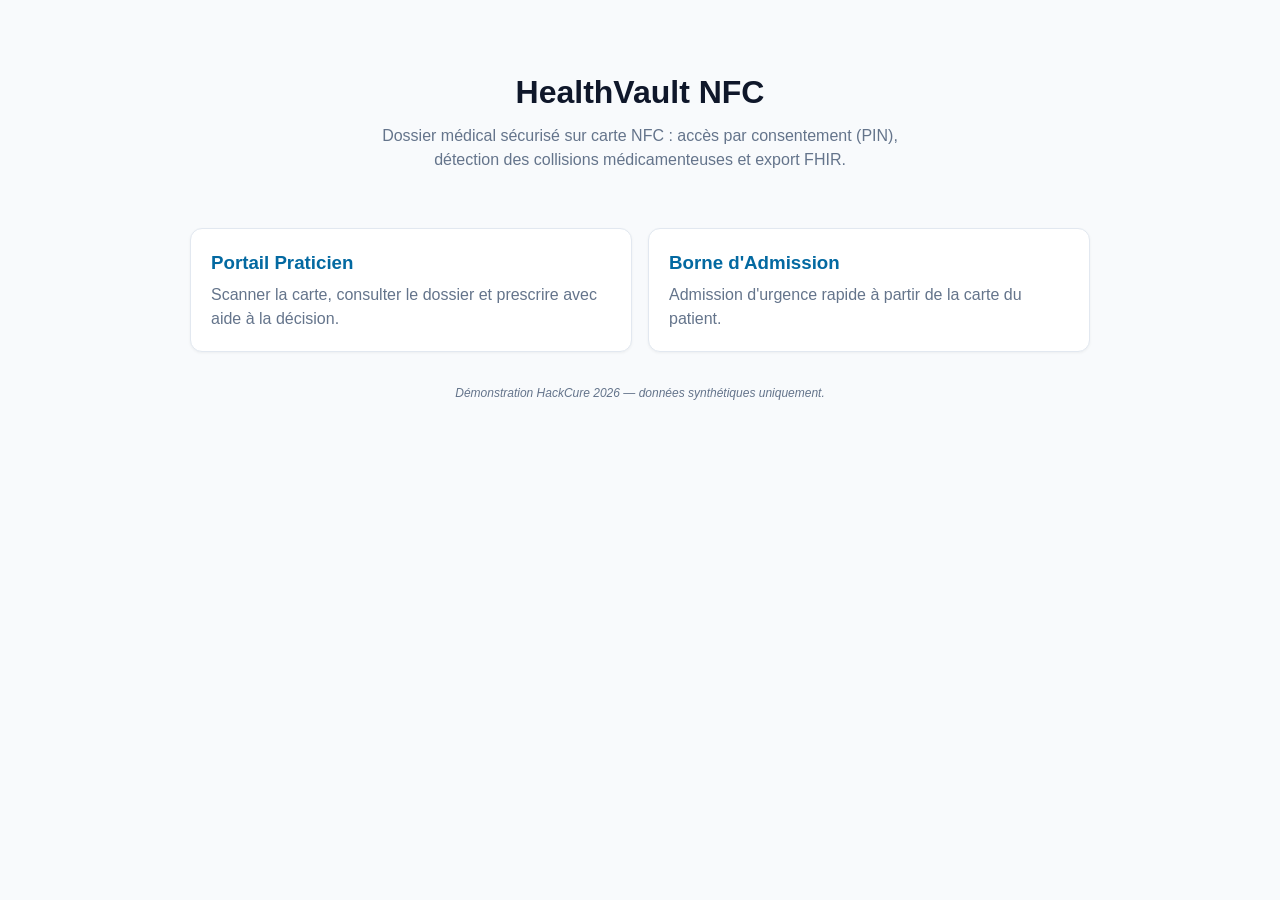
<file: public/index.html>
<!DOCTYPE html>
<html lang="fr">
<head>
  <meta charset="UTF-8">
  <meta name="viewport" content="width=device-width, initial-scale=1.0">
  <meta name="theme-color" content="#0284c7">
  <title>HealthVault NFC</title>
  <link rel="stylesheet" href="css/style.css">
  <link rel="manifest" href="manifest.json">
</head>
<body>
  <div class="container">
    <div class="hero">
      <h1>HealthVault NFC</h1>
      <p>Dossier médical sécurisé sur carte NFC : accès par consentement (PIN), détection des collisions médicamenteuses et export FHIR.</p>
    </div>
    <div class="nav-cards">
      <a href="doctor.html">
        <div class="card">
          <h3>Portail Praticien</h3>
          <p class="muted">Scanner la carte, consulter le dossier et prescrire avec aide à la décision.</p>
        </div>
      </a>
      <a href="intake.html">
        <div class="card">
          <h3>Borne d'Admission</h3>
          <p class="muted">Admission d'urgence rapide à partir de la carte du patient.</p>
        </div>
      </a>
    </div>
    <p class="disclaimer" style="text-align:center; margin-top: 32px;">Démonstration HackCure 2026 — données synthétiques uniquement.</p>
  </div>
</body>
</html>
</file>
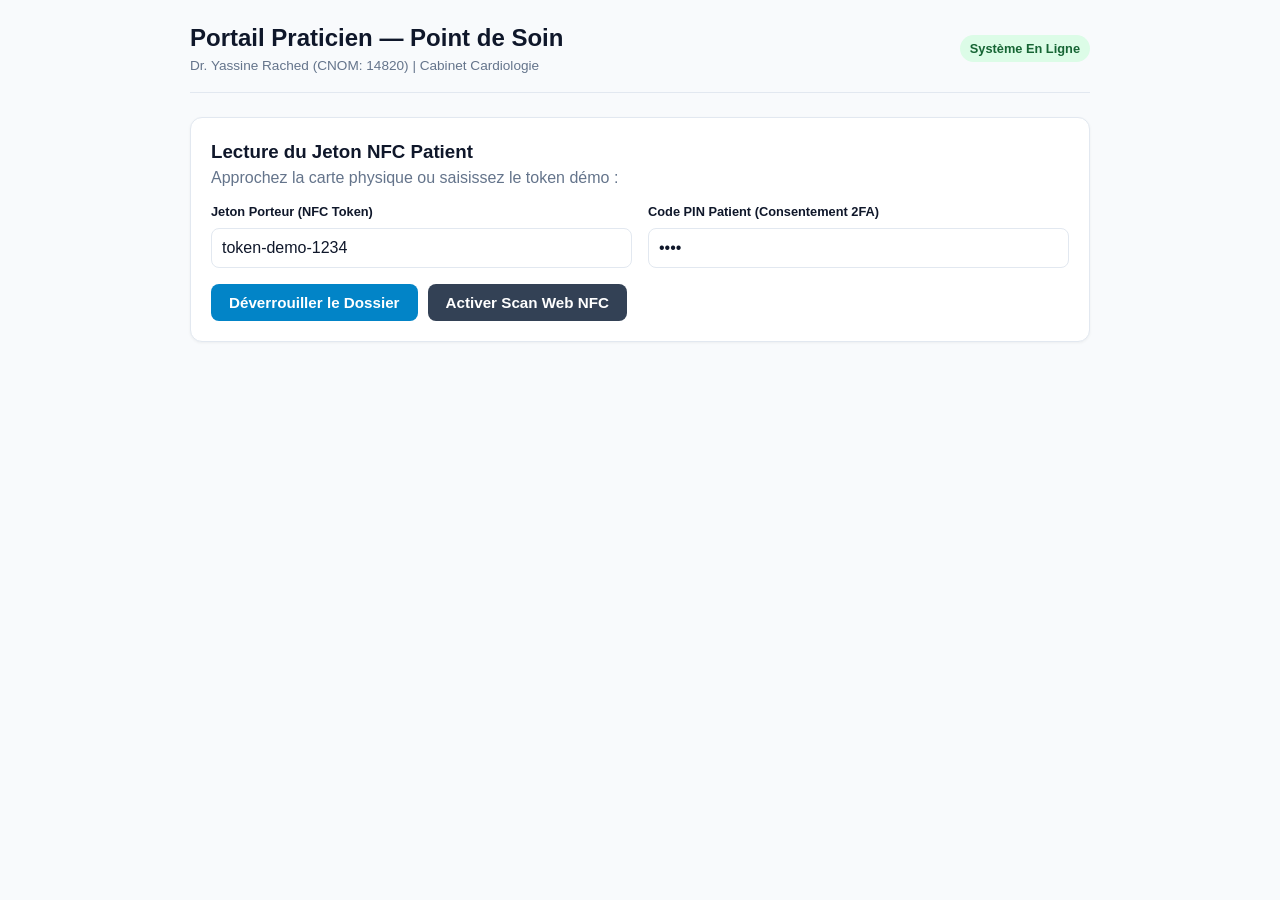
<file: public/doctor.html>
<!DOCTYPE html>
<html lang="fr">
<head>
  <meta charset="UTF-8">
  <meta name="viewport" content="width=device-width, initial-scale=1.0">
  <meta name="theme-color" content="#0284c7">
  <title>HealthVault Pro — Portail Praticien</title>
  <link rel="stylesheet" href="css/style.css">
  <link rel="manifest" href="manifest.json">
</head>
<body>
  <div id="toasts" aria-live="polite"></div>
  <div class="container">
    <header>
      <div>
        <h2>Portail Praticien — Point de Soin</h2>
        <p class="muted" style="font-size: 0.85rem;">Dr. Yassine Rached (CNOM: 14820) | Cabinet Cardiologie</p>
      </div>
      <div id="statusBadge" class="badge badge-verified">Système En Ligne</div>
    </header>

    <!-- Scan Gate -->
    <div id="scanGate" class="card">
      <h3>Lecture du Jeton NFC Patient</h3>
      <p class="muted" style="margin-bottom: 12px;">Approchez la carte physique ou saisissez le token démo :</p>
      <div class="grid-2">
        <div>
          <label for="tokenInput">Jeton Porteur (NFC Token)</label>
          <input type="text" id="tokenInput" value="token-demo-1234" autocomplete="off">
        </div>
        <div>
          <label for="pinInput">Code PIN Patient (Consentement 2FA)</label>
          <input type="password" id="pinInput" value="1234" maxlength="4" inputmode="numeric" autocomplete="off">
        </div>
      </div>
      <div class="row" style="margin-top: 16px;">
        <button id="btnAuthScan">Déverrouiller le Dossier</button>
        <button id="btnWebNFC" class="btn-dark">Activer Scan Web NFC</button>
      </div>
    </div>

    <!-- Clinical Dashboard -->
    <div id="patientDashboard" style="display: none;">
      <div class="card">
        <div style="display: flex; justify-content: space-between; align-items: center; gap: 12px; flex-wrap: wrap;">
          <div>
            <h3 id="patientName"></h3>
            <p class="muted" style="font-size: 0.85rem;" id="patientMeta"></p>
          </div>
          <div class="row" style="align-items: center;">
            <span class="badge badge-verified">Consentement Actif (INPDP)</span>
            <button id="btnFhir" class="btn-ghost">Export FHIR</button>
            <button id="btnLogout" class="btn-ghost">Fermer le dossier</button>
          </div>
        </div>
      </div>

      <div class="grid-2">
        <div class="card">
          <h4>Pathologies Chroniques (ALD) &amp; Allergies</h4>
          <div id="conditionsList" style="margin-top: 10px;"></div>
          <div id="allergiesList" style="margin-top: 10px;"></div>
        </div>

        <div class="card">
          <h4>Traitements Actifs en Cours</h4>
          <div id="medicationsList" style="margin-top: 10px;"></div>
        </div>
      </div>

      <!-- E-Prescriber & XAI Engine -->
      <div class="card">
        <h4>Prescripteur Sécurisé &amp; Détection des Collisions (Track 3)</h4>
        <div class="grid-2" style="margin-top: 10px;">
          <div>
            <label for="moleculeSelect">Molécule candidate</label>
            <input type="text" id="moleculeSelect" list="drugList" placeholder="Tapez pour rechercher (ex. Amox…)" autocomplete="off">
            <datalist id="drugList"></datalist>
          </div>
          <div>
            <label for="posologyInput">Posologie standard</label>
            <input type="text" id="posologyInput" value="1 comprimé x 2 / jour pendant 6 jours" maxlength="50">
          </div>
        </div>

        <div id="alertContainer" style="display: none;" aria-live="assertive"></div>

        <div class="row" style="margin-top: 20px; justify-content: flex-end;">
          <button id="btnSignPrescription" class="btn-success">Valider &amp; Synchroniser</button>
        </div>
        <div class="disclaimer">Système d'Aide à la Décision Médicale (SADM). Ne remplace pas la responsabilité du médecin.</div>
      </div>
    </div>
  </div>

  <!-- Printable prescription (visible only when printing) -->
  <div id="printArea"></div>

  <script src="js/nfc.js"></script>
  <script src="js/app.js"></script>
</body>
</html>
</file>
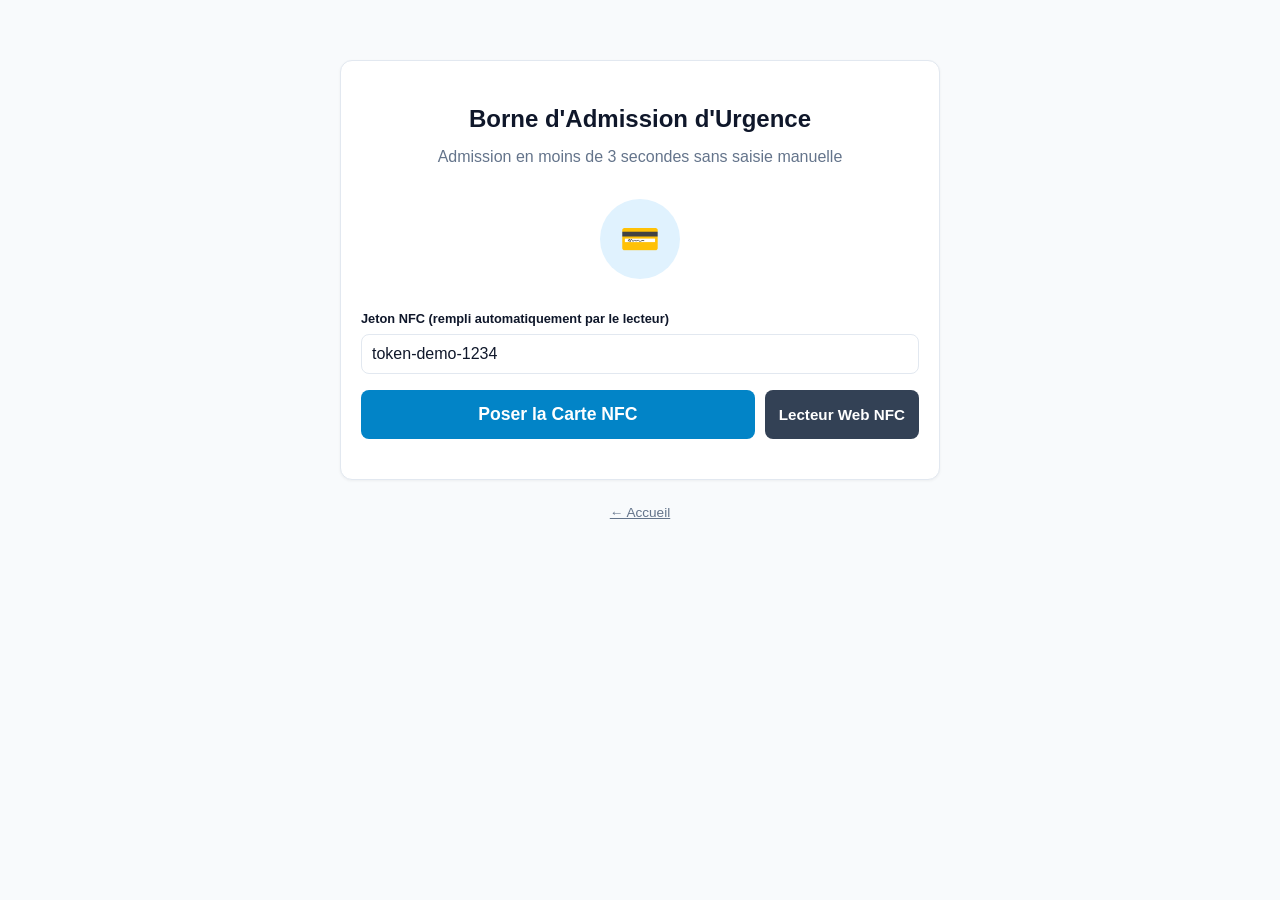
<file: public/intake.html>
<!DOCTYPE html>
<html lang="fr">
<head>
  <meta charset="UTF-8">
  <meta name="viewport" content="width=device-width, initial-scale=1.0">
  <title>HealthVault — Accueil &amp; Admission Rapide</title>
  <link rel="stylesheet" href="css/style.css">
</head>
<body>
  <div id="toasts" aria-live="polite"></div>
  <div class="container" style="max-width: 600px; margin-top: 40px;">
    <div class="card" style="text-align: center; padding: 40px 20px;">
      <h2>Borne d'Admission d'Urgence</h2>
      <p class="muted" style="margin-top: 8px;">Admission en moins de 3 secondes sans saisie manuelle</p>

      <div style="margin: 30px auto; width: 80px; height: 80px; border-radius: 50%; background: #e0f2fe; display: flex; align-items: center; justify-content: center;">
        <span style="font-size: 2rem;" aria-hidden="true">💳</span>
      </div>

      <div style="text-align: left; margin-bottom: 16px;">
        <label for="tokenInput">Jeton NFC (rempli automatiquement par le lecteur)</label>
        <input type="text" id="tokenInput" value="token-demo-1234" autocomplete="off">
      </div>

      <div class="row">
        <button id="btnFastTap" style="flex: 1; padding: 14px; font-size: 1.1rem;">Poser la Carte NFC</button>
        <button id="btnWebNFC" class="btn-dark" style="padding: 14px;">Lecteur Web NFC</button>
      </div>

      <div id="intakeResult" style="display: none; margin-top: 24px; text-align: left; background: #ecfdf5; border: 1px solid #a7f3d0; padding: 16px; border-radius: 8px;">
        <h4 style="color: #065f46;" id="inTitle">Identité confirmée</h4>
        <p style="margin-top: 4px;"><strong>Patient :</strong> <span id="inName"></span> (<span id="inAge"></span> ans, né en <span id="inYear"></span>)</p>
        <p><strong>Groupe sanguin :</strong> <span id="inBlood"></span></p>
        <p><strong>Contact d'urgence :</strong> <span id="inPhone"></span></p>

        <div id="admitBlock" style="margin-top: 14px;">
          <label for="boxSelect">Box de consultation</label>
          <select id="boxSelect"></select>
          <button id="btnAdmit" class="btn-success" style="width: 100%; margin-top: 12px; padding: 12px;">Admettre</button>
        </div>

        <p id="inQueue" style="display: none; margin-top: 8px;"></p>
        <p id="inTime" style="font-size: 0.8rem; color: #047857; margin-top: 6px;"></p>
      </div>
    </div>
    <p style="text-align:center;"><a href="index.html" class="muted" style="font-size:0.85rem;">← Accueil</a></p>
  </div>

  <script>
    function toast(msg, type) {
      const el = document.createElement('div');
      el.className = 'toast ' + (type || '');
      el.textContent = msg;
      document.getElementById('toasts').appendChild(el);
      setTimeout(() => el.remove(), 4000);
    }

    const $ = (id) => document.getElementById(id);

    async function callIntake(payload) {
      const res = await fetch('/api/intake_scan.php', {
        method: 'POST',
        headers: { 'Content-Type': 'application/json' },
        body: JSON.stringify(payload)
      });
      const data = await res.json();
      if (!res.ok) throw new Error(data.message || 'Erreur');
      return data;
    }

    // Tap -> identity auto-populates (no PIN at reception, no medical history shown)
    async function identify() {
      const btn = $('btnFastTap');
      btn.disabled = true;
      try {
        const data = await callIntake({ action: 'identify', nfc_token: $('tokenInput').value.trim() });
        const p = data.patient;
        // textContent only: never inject server data as HTML
        $('inName').textContent = p.full_name_pseudonymized;
        $('inAge').textContent = p.age;
        $('inYear').textContent = p.birth_year;
        $('inBlood').textContent = p.blood_group;
        $('inPhone').textContent = p.emergency_contact || 'Non renseigné';
        $('boxSelect').innerHTML = '';
        data.boxes.forEach((b) => {
          const o = document.createElement('option');
          o.value = b; o.textContent = b;
          if (b === 'Box 2') o.selected = true;
          $('boxSelect').appendChild(o);
        });
        $('inTitle').textContent = 'Identité confirmée';
        $('admitBlock').style.display = 'block';
        $('inQueue').style.display = 'none';
        $('inTime').textContent = '';
        $('intakeResult').style.display = 'block';
      } catch (e) {
        $('intakeResult').style.display = 'none';
        toast(e.message === 'Failed to fetch' ? 'Serveur injoignable.' : e.message, 'error');
      } finally {
        btn.disabled = false;
      }
    }

    // One tap: queue the patient
    async function admit() {
      const btn = $('btnAdmit');
      btn.disabled = true;
      try {
        const data = await callIntake({ action: 'admit', nfc_token: $('tokenInput').value.trim(), box: $('boxSelect').value });
        $('inTitle').textContent = 'Admission validée';
        $('admitBlock').style.display = 'none';
        $('inQueue').style.display = 'block';
        $('inQueue').textContent = `Orientation : File d'attente ${data.box} — position ${data.queue_position}`;
        $('inTime').textContent = 'Horodaté : ' + new Date(data.admitted_at).toLocaleTimeString('fr-FR') + ' | Dossier transmis au poste médecin.';
      } catch (e) {
        toast(e.message, 'error');
      } finally {
        btn.disabled = false;
      }
    }

    $('btnFastTap').addEventListener('click', identify);
    $('btnAdmit').addEventListener('click', admit);

    // Web NFC reader: the tap fills the token and identifies the patient immediately
    $('btnWebNFC').addEventListener('click', async () => {
      if (!('NDEFReader' in window)) {
        toast('Web NFC non supporté sur ce navigateur (Chrome Android requis).', 'error');
        return;
      }
      try {
        const ndef = new NDEFReader();
        await ndef.scan();
        toast('Lecteur prêt : posez la carte.');
        ndef.onreading = (event) => {
          const decoder = new TextDecoder();
          for (const record of event.message.records) {
            if (record.recordType === 'text') {
              $('tokenInput').value = decoder.decode(record.data).trim();
            } else if (record.recordType === 'url') {
              const url = decoder.decode(record.data);
              const params = new URLSearchParams(url.includes('?') ? url.split('?')[1] : '');
              if (params.has('t')) $('tokenInput').value = params.get('t');
            }
          }
          identify();
        };
      } catch (e) {
        toast('Erreur Web NFC : ' + e.message, 'error');
      }
    });
  </script>
</body>
</html>
</file>
<file: public/css/style.css>
:root {
  --primary: #0284c7;
  --primary-dark: #0369a1;
  --bg: #f8fafc;
  --surface: #ffffff;
  --text: #0f172a;
  --muted: #64748b;
  --border: #e2e8f0;
  --danger: #ef4444;
  --danger-bg: #fef2f2;
  --warning: #f59e0b;
  --warning-bg: #fffbeb;
  --success: #10b981;
  --success-bg: #ecfdf5;
  --radius: 12px;
}

* { box-sizing: border-box; margin: 0; padding: 0; font-family: -apple-system, BlinkMacSystemFont, "Segoe UI", Roboto, sans-serif; }
body { background: var(--bg); color: var(--text); padding: 20px; line-height: 1.5; min-height: 100vh; }
.container { max-width: 900px; margin: 0 auto; }

header { display: flex; justify-content: space-between; align-items: center; gap: 12px; flex-wrap: wrap; margin-bottom: 24px; padding-bottom: 16px; border-bottom: 1px solid var(--border); }
.badge { display: inline-block; padding: 4px 10px; border-radius: 9999px; font-size: 0.8rem; font-weight: 600; }
.badge-verified { background: #dcfce7; color: #166534; }
.badge-danger { background: var(--danger-bg); color: var(--danger); border: 1px solid #fecaca; }
.badge-offline { background: var(--warning-bg); color: #b45309; }

.card { background: var(--surface); border-radius: var(--radius); padding: 20px; border: 1px solid var(--border); margin-bottom: 20px; box-shadow: 0 1px 3px rgba(0,0,0,0.05); }
.grid-2 { display: grid; grid-template-columns: 1fr 1fr; gap: 16px; }

label { display: block; font-size: 0.8rem; font-weight: 600; }
.muted { color: var(--muted); }
.row { display: flex; gap: 10px; flex-wrap: wrap; }

button { background: var(--primary); color: white; border: none; padding: 10px 18px; border-radius: 8px; font-weight: 600; cursor: pointer; transition: background 0.15s, transform 0.05s; font-size: 0.95rem; }
button:hover { background: var(--primary-dark); }
button:active { transform: translateY(1px); }
button:disabled { opacity: 0.55; cursor: not-allowed; }
button.btn-success { background: var(--success); }
button.btn-success:hover { background: #059669; }
button.btn-dark { background: #334155; }
button.btn-dark:hover { background: #1e293b; }
button.btn-ghost { background: transparent; color: var(--primary); border: 1px solid var(--border); }
button.btn-ghost:hover { background: #f1f5f9; }

input, select { width: 100%; padding: 10px; border: 1px solid var(--border); border-radius: 8px; margin-top: 6px; font-size: 1rem; background: #fff; color: var(--text); }
:focus-visible { outline: 3px solid rgba(2, 132, 199, 0.45); outline-offset: 2px; }

.alert-box { border-left: 4px solid var(--danger); background: var(--danger-bg); padding: 16px; border-radius: 6px; margin-top: 14px; }
.alert-box.high-risk { border-left-color: var(--warning); background: var(--warning-bg); }
.alert-box.high-risk .alert-title { color: #92400e; }
.alert-box.high-risk .alert-desc { color: #78350f; }
.alert-title { font-weight: 700; color: #991b1b; display: flex; justify-content: space-between; gap: 8px; flex-wrap: wrap; }
.alert-desc { font-size: 0.9rem; color: #7f1d1d; margin-top: 4px; }
.clear-box { background: var(--success-bg); border-left: 4px solid var(--success); padding: 12px; border-radius: 6px; margin-top: 14px; color: #065f46; }
.disclaimer { font-size: 0.75rem; color: var(--muted); margin-top: 12px; font-style: italic; }

.timeline-item { padding: 12px 0; border-bottom: 1px dashed var(--border); }
.timeline-item:last-child { border: none; }
.empty { color: var(--muted); font-size: 0.9rem; padding: 8px 0; }

/* Toasts (replace alert()) */
#toasts { position: fixed; top: 16px; right: 16px; display: flex; flex-direction: column; gap: 8px; z-index: 50; max-width: calc(100vw - 32px); }
.toast { background: #0f172a; color: #fff; padding: 12px 16px; border-radius: 8px; font-size: 0.9rem; box-shadow: 0 6px 20px rgba(0,0,0,0.2); animation: slide-in 0.2s ease-out; }
.toast.error { background: #b91c1c; }
.toast.success { background: #047857; }
@keyframes slide-in { from { opacity: 0; transform: translateY(-8px); } to { opacity: 1; transform: none; } }

/* Landing page */
.hero { text-align: center; padding: 48px 20px 24px; }
.hero h1 { font-size: 2rem; margin-bottom: 8px; }
.hero p { color: var(--muted); max-width: 560px; margin: 0 auto; }
.nav-cards { display: grid; grid-template-columns: repeat(auto-fit, minmax(240px, 1fr)); gap: 16px; margin-top: 32px; }
.nav-cards a { text-decoration: none; color: inherit; }
.nav-cards .card { height: 100%; margin: 0; transition: border-color 0.15s, transform 0.15s; }
.nav-cards .card:hover { border-color: var(--primary); transform: translateY(-2px); }
.nav-cards h3 { color: var(--primary-dark); margin-bottom: 6px; }

/* Printed prescription */
#printArea { display: none; }
@media print {
  body { background: #fff; padding: 0; }
  body > *:not(#printArea) { display: none !important; }
  #printArea { display: block; font-family: Georgia, serif; color: #000; padding: 24px; }
  #printArea h1 { font-size: 1.4rem; border-bottom: 2px solid #000; padding-bottom: 8px; margin-bottom: 16px; }
  #printArea .rx-row { margin: 6px 0; }
  #printArea .rx-drug { font-size: 1.25rem; font-weight: bold; margin: 20px 0 4px; }
  #printArea .rx-sign { margin-top: 48px; text-align: right; }
  #printArea .rx-foot { margin-top: 32px; font-size: 0.75rem; color: #444; border-top: 1px solid #999; padding-top: 8px; }
}

@media (max-width: 640px) {
  body { padding: 12px; }
  .grid-2 { grid-template-columns: 1fr; }
  .row button { flex: 1 1 100%; }
}

@media (prefers-reduced-motion: reduce) {
  * { animation: none !important; transition: none !important; }
}
</file>
